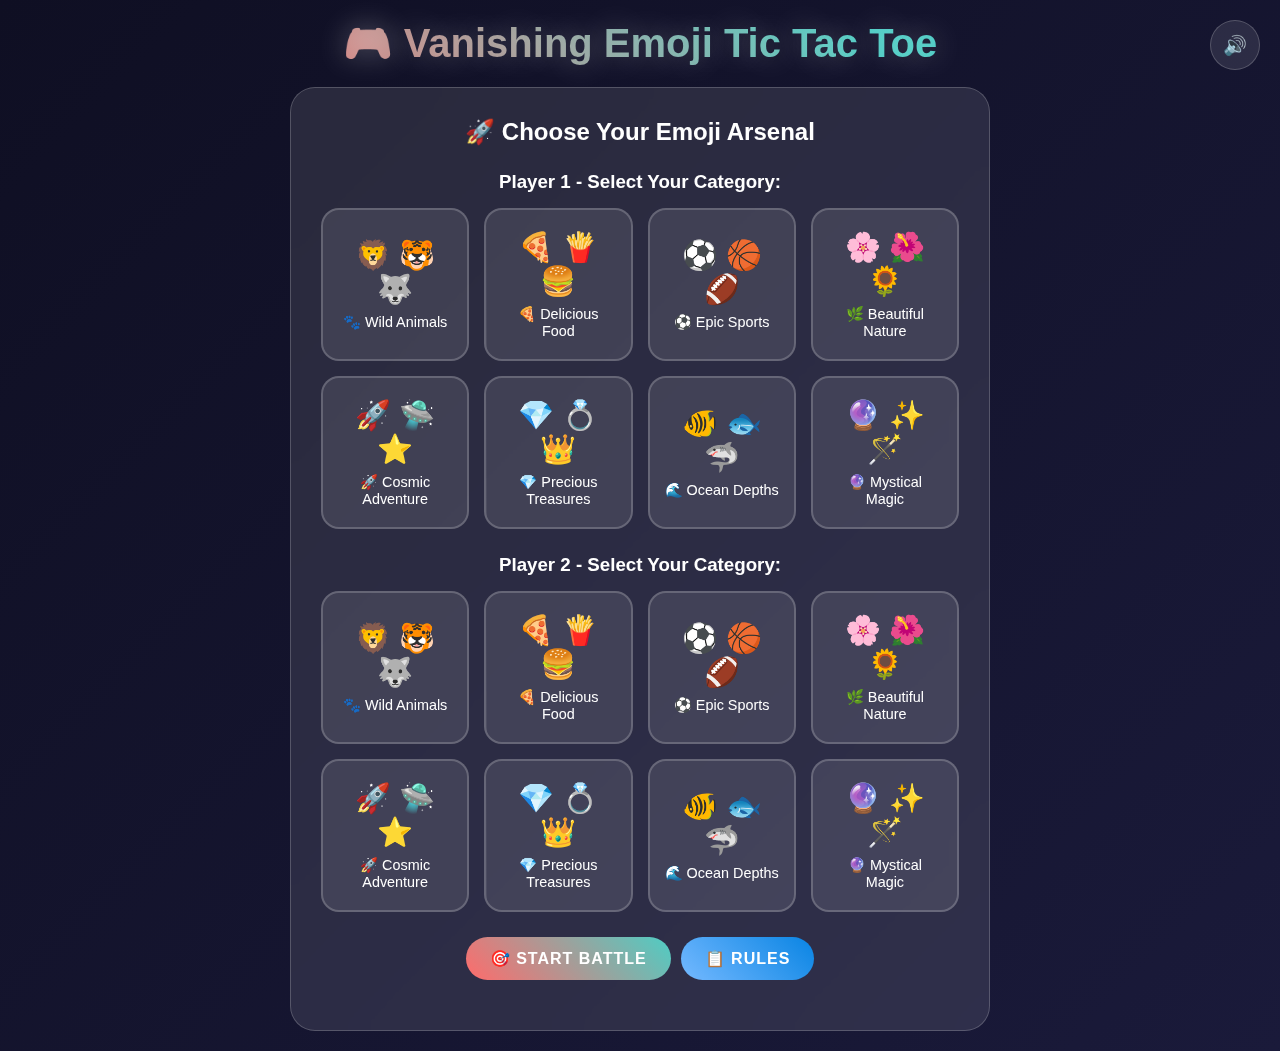
<file: index.html>
<!DOCTYPE html>
<html lang="en">
<head>
    <meta charset="UTF-8">
    <meta name="viewport" content="width=device-width, initial-scale=1.0">
    <title>Vanishing Emoji Tic Tac Toe - Ultimate Edition</title>
    <link rel="stylesheet" href="tictactoe.css">
</head>
<body>
    <div id="particles" class="particles"></div>
    
    <button id="sound-toggle" class="sound-toggle" onclick="toggleSound()">🔊</button>
    
    <div class="game-container">
        <h1 class="game-title">🎮 Vanishing Emoji Tic Tac Toe</h1>
        
        <div id="score-board" class="score-board" style="display: none;">
            <div class="score-item" id="player1-score">
                <div class="score-label">Player 1 Wins</div>
                <div class="score-value">0</div>
            </div>
            <div class="score-item" id="rounds-played">
                <div class="score-label">Rounds Played</div>
                <div class="score-value">0</div>
            </div>
            <div class="score-item" id="player2-score">
                <div class="score-label">Player 2 Wins</div>
                <div class="score-value">0</div>
            </div>
        </div>
        
        <div id="setup-screen" class="setup-screen">
            <h2>🚀 Choose Your Emoji Arsenal</h2>
            
            <div class="category-selection">
                <h3>Player 1 - Select Your Category:</h3>
                <div class="category-grid" id="player1-categories"></div>
            </div>
            
            <div class="category-selection">
                <h3>Player 2 - Select Your Category:</h3>
                <div class="category-grid" id="player2-categories"></div>
            </div>
            
            <div class="controls">
                <button class="btn" onclick="startGame()">🎯 Start Battle</button>
                <button class="btn secondary" onclick="toggleHelp()">📋 Rules</button>
            </div>
            
            <div id="help-section" class="help-section">
                <h3>🎯 Game Rules & Strategy Guide</h3>
                <ul>
                    <li><strong>🎲 Setup:</strong> 3x3 grid, max 6 emojis total (3 per player at any time)</li>
                    <li><strong>🔄 Turns:</strong> Players alternate placing random emojis from their chosen category</li>
                    <li><strong>👻 Vanishing Rule:</strong> When placing a 4th emoji, your oldest emoji vanishes (FIFO)</li>
                    <li><strong>🚫 Restriction:</strong> Can't place 4th emoji where your 1st emoji was located</li>
                    <li><strong>🏆 Victory:</strong> Get 3 of your emojis in a row (horizontal, vertical, or diagonal)</li>
                    <li><strong>🧠 Pro Tip:</strong> Plan 2-3 moves ahead - your pieces will disappear! Control the center!</li>
                    <li><strong>🎵 Bonus:</strong> Turn on sound for audio feedback and epic win celebrations!</li>
                </ul>
            </div>
        </div>
        
        <div id="game-screen" style="display: none;">
            <div class="game-info">
                <div class="player-info" id="player1-info">
                    <div class="streak-indicator" id="player1-streak">🔥 Win Streak: 0</div>
                    <div class="player-name">Player 1 🎮</div>
                    <div class="emoji-display next-emoji" id="player1-emoji">🎮</div>
                    <div class="emoji-count" id="player1-count">Emojis: 0/3</div>
                    <div class="combo-indicator" id="player1-combo">⚡ Combo Ready!</div>
                </div>
                <div class="player-info" id="player2-info">
                    <div class="streak-indicator" id="player2-streak">🔥 Win Streak: 0</div>
                    <div class="player-name">Player 2 🎮</div>
                    <div class="emoji-display next-emoji" id="player2-emoji">🎮</div>
                    <div class="emoji-count" id="player2-count">Emojis: 0/3</div>
                    <div class="combo-indicator" id="player2-combo">⚡ Combo Ready!</div>
                </div>
            </div>
            
            <div class="game-board" id="game-board"></div>
            
            <div id="win-message" class="win-message" style="display: none;"></div>
            
            <div class="controls">
                <button class="btn" onclick="playAgain()">🔄 Play Again</button>
                <button class="btn secondary" onclick="resetGame()">🏠 New Game</button>
                <button class="btn secondary" onclick="toggleHelp()">📋 Rules</button>
            </div>
        </div>
    </div>
    <script src="tictactoe.js"></script>
</body>
</html>
</file>
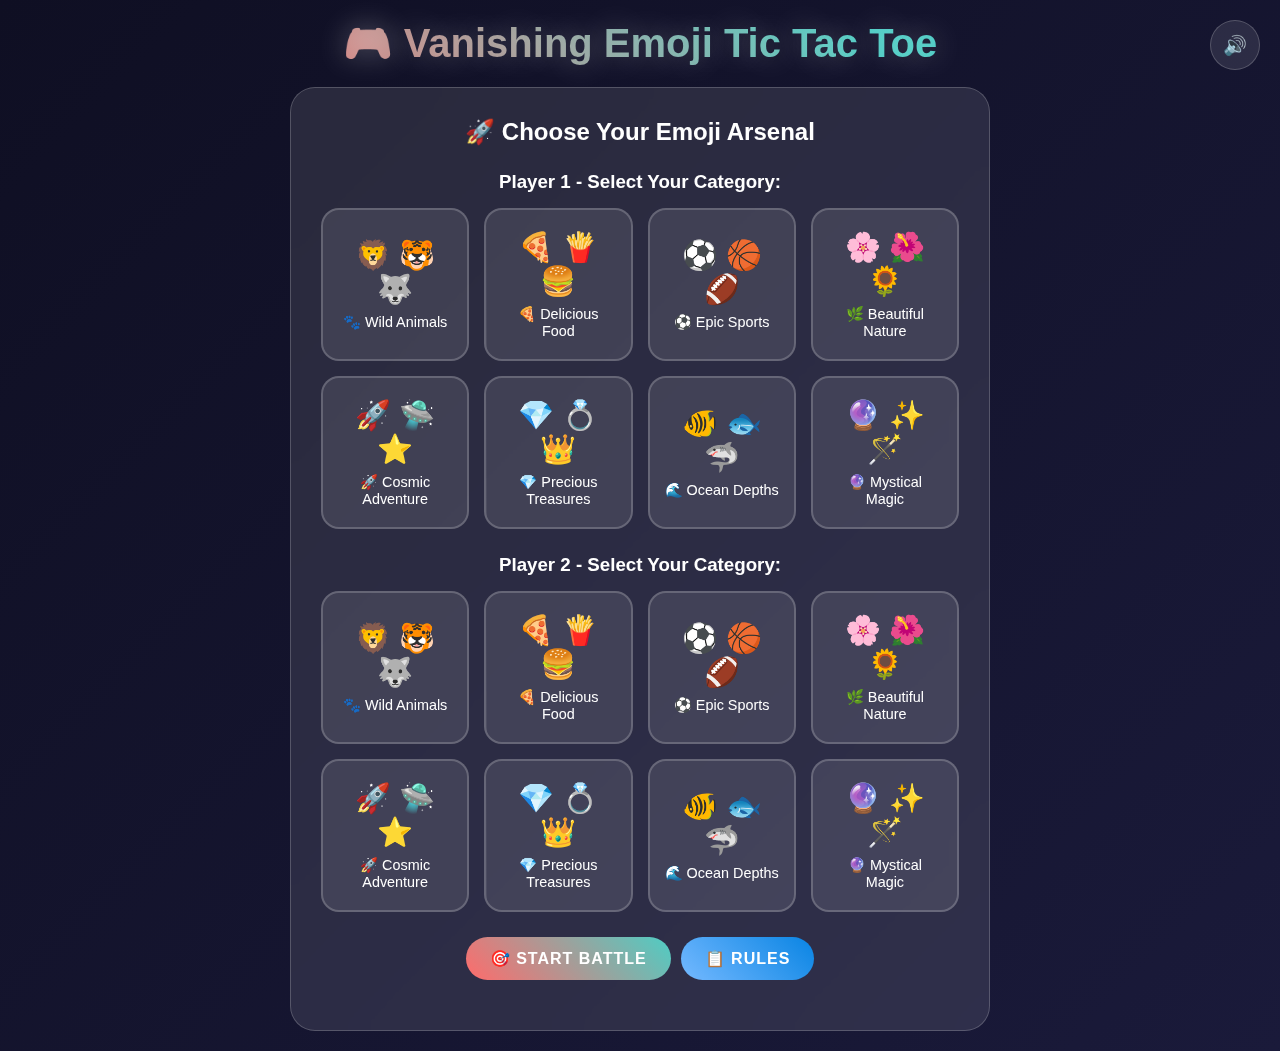
<file: game.html>
<!DOCTYPE html>
<html lang="en">
<head>
    <meta charset="UTF-8">
    <meta name="viewport" content="width=device-width, initial-scale=1.0">
    <title>Vanishing Emoji Tic Tac Toe - Ultimate Edition</title>
    <link rel="stylesheet" href="tictactoe.css">
</head>
<body>
    <div id="particles" class="particles"></div>
    
    <button id="sound-toggle" class="sound-toggle" onclick="toggleSound()">🔊</button>
    
    <div class="game-container">
        <h1 class="game-title">🎮 Vanishing Emoji Tic Tac Toe</h1>
        
        <div id="score-board" class="score-board" style="display: none;">
            <div class="score-item" id="player1-score">
                <div class="score-label">Player 1 Wins</div>
                <div class="score-value">0</div>
            </div>
            <div class="score-item" id="rounds-played">
                <div class="score-label">Rounds Played</div>
                <div class="score-value">0</div>
            </div>
            <div class="score-item" id="player2-score">
                <div class="score-label">Player 2 Wins</div>
                <div class="score-value">0</div>
            </div>
        </div>
        
        <div id="setup-screen" class="setup-screen">
            <h2>🚀 Choose Your Emoji Arsenal</h2>
            
            <div class="category-selection">
                <h3>Player 1 - Select Your Category:</h3>
                <div class="category-grid" id="player1-categories"></div>
            </div>
            
            <div class="category-selection">
                <h3>Player 2 - Select Your Category:</h3>
                <div class="category-grid" id="player2-categories"></div>
            </div>
            
            <div class="controls">
                <button class="btn" onclick="startGame()">🎯 Start Battle</button>
                <button class="btn secondary" onclick="toggleHelp()">📋 Rules</button>
            </div>
            
            <div id="help-section" class="help-section">
                <h3>🎯 Game Rules & Strategy Guide</h3>
                <ul>
                    <li><strong>🎲 Setup:</strong> 3x3 grid, max 6 emojis total (3 per player at any time)</li>
                    <li><strong>🔄 Turns:</strong> Players alternate placing random emojis from their chosen category</li>
                    <li><strong>👻 Vanishing Rule:</strong> When placing a 4th emoji, your oldest emoji vanishes (FIFO)</li>
                    <li><strong>🚫 Restriction:</strong> Can't place 4th emoji where your 1st emoji was located</li>
                    <li><strong>🏆 Victory:</strong> Get 3 of your emojis in a row (horizontal, vertical, or diagonal)</li>
                    <li><strong>🧠 Pro Tip:</strong> Plan 2-3 moves ahead - your pieces will disappear! Control the center!</li>
                    <li><strong>🎵 Bonus:</strong> Turn on sound for audio feedback and epic win celebrations!</li>
                </ul>
            </div>
        </div>
        
        <div id="game-screen" style="display: none;">
            <div class="game-info">
                <div class="player-info" id="player1-info">
                    <div class="streak-indicator" id="player1-streak">🔥 Win Streak: 0</div>
                    <div class="player-name">Player 1 🎮</div>
                    <div class="emoji-display next-emoji" id="player1-emoji">🎮</div>
                    <div class="emoji-count" id="player1-count">Emojis: 0/3</div>
                    <div class="combo-indicator" id="player1-combo">⚡ Combo Ready!</div>
                </div>
                <div class="player-info" id="player2-info">
                    <div class="streak-indicator" id="player2-streak">🔥 Win Streak: 0</div>
                    <div class="player-name">Player 2 🎮</div>
                    <div class="emoji-display next-emoji" id="player2-emoji">🎮</div>
                    <div class="emoji-count" id="player2-count">Emojis: 0/3</div>
                    <div class="combo-indicator" id="player2-combo">⚡ Combo Ready!</div>
                </div>
            </div>
            
            <div class="game-board" id="game-board"></div>
            
            <div id="win-message" class="win-message" style="display: none;"></div>
            
            <div class="controls">
                <button class="btn" onclick="playAgain()">🔄 Play Again</button>
                <button class="btn secondary" onclick="resetGame()">🏠 New Game</button>
                <button class="btn secondary" onclick="toggleHelp()">📋 Rules</button>
            </div>
        </div>
    </div>
    <script src="tictactoe.js"></script>
</body>
</html>
</file>
<file: tictactoe.css>
* {
    margin: 0;
    padding: 0;
    box-sizing: border-box;
}

body {
    font-family: 'Segoe UI', Tahoma, Geneva, Verdana, sans-serif;
    background: linear-gradient(135deg, #0f0f23 0%, #1a1a3a 100%);
    color: #fff;
    min-height: 100vh;
    display: flex;
    justify-content: center;
    align-items: center;
    padding: 20px;
    overflow-x: hidden;
}

.game-container {
    max-width: 700px;
    width: 100%;
    text-align: center;
    position: relative;
}

.game-title {
    font-size: 2.5rem;
    margin-bottom: 20px;
    background: linear-gradient(45deg, #ff6b6b, #4ecdc4, #45b7d1, #96ceb4, #ffeaa7);
    background-size: 400% 400%;
    -webkit-background-clip: text;
    -webkit-text-fill-color: transparent;
    background-clip: text;
    animation: gradientShift 3s ease-in-out infinite;
    text-shadow: 0 0 30px rgba(255, 255, 255, 0.3);
}

@keyframes gradientShift {
    0%, 100% { background-position: 0% 50%; }
    50% { background-position: 100% 50%; }
}

.score-board {
    display: flex;
    justify-content: center;
    gap: 30px;
    margin-bottom: 20px;
    flex-wrap: wrap;
}

.score-item {
    background: rgba(255, 255, 255, 0.1);
    padding: 15px 25px;
    border-radius: 20px;
    backdrop-filter: blur(10px);
    border: 1px solid rgba(255, 255, 255, 0.2);
    min-width: 120px;
}

.score-item.winner {
    background: rgba(255, 215, 0, 0.2);
    border-color: #ffd700;
    box-shadow: 0 0 20px rgba(255, 215, 0, 0.3);
    animation: scoreGlow 1s ease-in-out;
}

@keyframes scoreGlow {
    0%, 100% { transform: scale(1); }
    50% { transform: scale(1.1); }
}

.score-label {
    font-size: 0.9rem;
    opacity: 0.8;
    margin-bottom: 5px;
}

.score-value {
    font-size: 1.5rem;
    font-weight: bold;
}

.game-info {
    display: flex;
    justify-content: space-between;
    margin-bottom: 20px;
    flex-wrap: wrap;
    gap: 10px;
}

.player-info {
    background: rgba(255, 255, 255, 0.1);
    padding: 15px;
    border-radius: 15px;
    backdrop-filter: blur(10px);
    border: 1px solid rgba(255, 255, 255, 0.2);
    flex: 1;
    min-width: 200px;
    transition: all 0.3s ease;
    position: relative;
    overflow: hidden;
}

.player-info.active {
    background: rgba(255, 107, 107, 0.2);
    border-color: #ff6b6b;
    box-shadow: 0 0 30px rgba(255, 107, 107, 0.4);
    animation: playerPulse 2s ease-in-out infinite;
}

@keyframes playerPulse {
    0%, 100% { box-shadow: 0 0 30px rgba(255, 107, 107, 0.4); }
    50% { box-shadow: 0 0 50px rgba(255, 107, 107, 0.6); }
}

.player-name {
    font-size: 1.2rem;
    margin-bottom: 10px;
    font-weight: bold;
}

.emoji-display {
    font-size: 2.5rem;
    margin: 10px 0;
    transition: all 0.3s ease;
}

.emoji-display.next-emoji {
    animation: emojiFloat 2s ease-in-out infinite;
}

@keyframes emojiFloat {
    0%, 100% { transform: translateY(0px) rotate(0deg); }
    50% { transform: translateY(-5px) rotate(5deg); }
}

.emoji-count {
    font-size: 0.9rem;
    opacity: 0.8;
}

.combo-indicator {
    font-size: 0.8rem;
    margin-top: 5px;
    color: #ffd700;
    opacity: 0;
    transition: opacity 0.3s ease;
}

.combo-indicator.active {
    opacity: 1;
    animation: comboGlow 1s ease-in-out infinite;
}

@keyframes comboGlow {
    0%, 100% { text-shadow: 0 0 5px #ffd700; }
    50% { text-shadow: 0 0 15px #ffd700, 0 0 25px #ffd700; }
}

.game-board {
    display: grid;
    grid-template-columns: repeat(3, 1fr);
    gap: 12px;
    margin: 30px auto;
    max-width: 320px;
    background: rgba(255, 255, 255, 0.05);
    padding: 25px;
    border-radius: 25px;
    backdrop-filter: blur(15px);
    position: relative;
}

.cell {
    aspect-ratio: 1;
    background: rgba(255, 255, 255, 0.1);
    border: 2px solid rgba(255, 255, 255, 0.2);
    border-radius: 18px;
    display: flex;
    align-items: center;
    justify-content: center;
    font-size: 2.8rem;
    cursor: pointer;
    transition: all 0.3s ease;
    position: relative;
    overflow: hidden;
}

.cell::before {
    content: '';
    position: absolute;
    top: 0;
    left: 0;
    right: 0;
    bottom: 0;
    background: linear-gradient(45deg, transparent, rgba(255, 255, 255, 0.1), transparent);
    transform: translateX(-100%);
    transition: transform 0.6s ease;
}

.cell:hover::before {
    transform: translateX(100%);
}

.cell:hover {
    background: rgba(255, 255, 255, 0.2);
    border-color: #4ecdc4;
    box-shadow: 0 0 25px rgba(78, 205, 196, 0.4);
    transform: scale(1.05);
}

.cell.occupied {
    cursor: not-allowed;
}

.cell.vanishing {
    animation: vanishSpiral 0.8s ease-in-out;
}

.cell.placing {
    animation: placeBurst 0.6s ease-in-out;
}

.cell.winning {
    background: rgba(255, 215, 0, 0.3);
    border-color: #ffd700;
    animation: winningCell 1.5s ease-in-out infinite;
}

.cell.restricted {
    background: rgba(255, 0, 0, 0.2);
    border-color: #ff4757;
    animation: restrictedShake 0.5s ease-in-out;
}

@keyframes vanishSpiral {
    0% { transform: scale(1) rotate(0deg); opacity: 1; }
    50% { transform: scale(1.3) rotate(180deg); opacity: 0.3; }
    100% { transform: scale(0) rotate(360deg); opacity: 0; }
}

@keyframes placeBurst {
    0% { transform: scale(0) rotate(-180deg); opacity: 0; }
    50% { transform: scale(1.4) rotate(0deg); opacity: 0.8; }
    100% { transform: scale(1) rotate(0deg); opacity: 1; }
}

@keyframes winningCell {
    0%, 100% { 
        box-shadow: 0 0 20px rgba(255, 215, 0, 0.6);
        transform: scale(1);
    }
    50% { 
        box-shadow: 0 0 40px rgba(255, 215, 0, 0.9);
        transform: scale(1.1);
    }
}

@keyframes restrictedShake {
    0%, 100% { transform: translateX(0); }
    25% { transform: translateX(-5px); }
    75% { transform: translateX(5px); }
}

.controls {
    margin: 20px 0;
    display: flex;
    justify-content: center;
    flex-wrap: wrap;
    gap: 10px;
}

.btn {
    background: linear-gradient(45deg, #ff6b6b, #4ecdc4);
    border: none;
    color: white;
    padding: 12px 24px;
    border-radius: 25px;
    cursor: pointer;
    font-size: 1rem;
    font-weight: bold;
    transition: all 0.3s ease;
    text-transform: uppercase;
    letter-spacing: 1px;
    position: relative;
    overflow: hidden;
}

.btn::before {
    content: '';
    position: absolute;
    top: 0;
    left: -100%;
    width: 100%;
    height: 100%;
    background: linear-gradient(90deg, transparent, rgba(255, 255, 255, 0.2), transparent);
    transition: left 0.5s ease;
}

.btn:hover::before {
    left: 100%;
}

.btn:hover {
    transform: translateY(-3px);
    box-shadow: 0 8px 25px rgba(255, 107, 107, 0.4);
}

.btn:active {
    transform: translateY(0);
}

.btn.secondary {
    background: linear-gradient(45deg, #74b9ff, #0984e3);
}

.btn.secondary:hover {
    box-shadow: 0 8px 25px rgba(116, 185, 255, 0.4);
}

.setup-screen {
    background: rgba(255, 255, 255, 0.1);
    padding: 30px;
    border-radius: 25px;
    backdrop-filter: blur(15px);
    border: 1px solid rgba(255, 255, 255, 0.2);
}

.category-selection {
    margin: 25px 0;
}

.category-grid {
    display: grid;
    grid-template-columns: repeat(auto-fit, minmax(140px, 1fr));
    gap: 15px;
    margin: 15px 0;
}

.category-btn {
    background: rgba(255, 255, 255, 0.1);
    border: 2px solid rgba(255, 255, 255, 0.2);
    color: white;
    padding: 20px 15px;
    border-radius: 18px;
    cursor: pointer;
    transition: all 0.3s ease;
    font-size: 0.9rem;
    position: relative;
    overflow: hidden;
}

.category-btn::before {
    content: '';
    position: absolute;
    top: 0;
    left: 0;
    right: 0;
    bottom: 0;
    background: linear-gradient(45deg, transparent, rgba(255, 255, 255, 0.1), transparent);
    transform: translateX(-100%);
    transition: transform 0.6s ease;
}

.category-btn:hover::before {
    transform: translateX(100%);
}

.category-btn:hover {
    background: rgba(255, 255, 255, 0.2);
    border-color: #4ecdc4;
    transform: translateY(-2px);
}

.category-btn.selected {
    background: rgba(78, 205, 196, 0.3);
    border-color: #4ecdc4;
    box-shadow: 0 0 20px rgba(78, 205, 196, 0.4);
    transform: scale(1.05);
}

.help-section {
    background: rgba(255, 255, 255, 0.05);
    padding: 25px;
    border-radius: 18px;
    margin: 20px 0;
    text-align: left;
    display: none;
    border: 1px solid rgba(255, 255, 255, 0.1);
}

.help-section.active {
    display: block;
    animation: slideIn 0.3s ease-out;
}

@keyframes slideIn {
    from { opacity: 0; transform: translateY(-20px); }
    to { opacity: 1; transform: translateY(0); }
}

.help-section h3 {
    color: #4ecdc4;
    margin-bottom: 15px;
    font-size: 1.2rem;
}

.help-section ul {
    margin-left: 20px;
    line-height: 1.8;
}

.help-section li {
    margin-bottom: 8px;
}

.win-message {
    font-size: 2.2rem;
    margin: 25px 0;
    padding: 25px;
    background: linear-gradient(45deg, #ff6b6b, #4ecdc4, #ffd700);
    background-size: 200% 200%;
    border-radius: 20px;
    animation: winPulse 1s ease-in-out infinite, gradientShift 2s ease-in-out infinite;
    position: relative;
    overflow: hidden;
}

.win-message::before {
    content: '';
    position: absolute;
    top: -50%;
    left: -50%;
    width: 200%;
    height: 200%;
    background: linear-gradient(45deg, transparent, rgba(255, 255, 255, 0.1), transparent);
    animation: winShine 2s linear infinite;
}

@keyframes winPulse {
    0%, 100% { transform: scale(1); }
    50% { transform: scale(1.05); }
}

@keyframes winShine {
    0% { transform: rotate(0deg); }
    100% { transform: rotate(360deg); }
}

.particles {
    position: absolute;
    top: 0;
    left: 0;
    width: 100%;
    height: 100%;
    pointer-events: none;
    overflow: hidden;
}

.particle {
    position: absolute;
    font-size: 20px;
    animation: particleFloat 3s linear infinite;
}

@keyframes particleFloat {
    0% {
        transform: translateY(100vh) rotate(0deg);
        opacity: 0;
    }
    10% {
        opacity: 1;
    }
    90% {
        opacity: 1;
    }
    100% {
        transform: translateY(-100px) rotate(360deg);
        opacity: 0;
    }
}

.sound-toggle {
    position: fixed;
    top: 20px;
    right: 20px;
    background: rgba(255, 255, 255, 0.1);
    border: 1px solid rgba(255, 255, 255, 0.2);
    color: white;
    border-radius: 50%;
    width: 50px;
    height: 50px;
    display: flex;
    align-items: center;
    justify-content: center;
    cursor: pointer;
    font-size: 1.2rem;
    transition: all 0.3s ease;
}

.sound-toggle:hover {
    background: rgba(255, 255, 255, 0.2);
    transform: scale(1.1);
}

.streak-indicator {
    position: absolute;
    top: -30px;
    right: 10px;
    background: rgba(255, 215, 0, 0.2);
    color: #ffd700;
    padding: 5px 10px;
    border-radius: 15px;
    font-size: 0.8rem;
    font-weight: bold;
    opacity: 0;
    transition: all 0.3s ease;
}

.streak-indicator.active {
    opacity: 1;
    animation: streakGlow 1s ease-in-out infinite;
}

@keyframes streakGlow {
    0%, 100% { transform: scale(1); }
    50% { transform: scale(1.1); }
}

@media (max-width: 768px) {
    .game-title {
        font-size: 2rem;
    }
    
    .game-info {
        flex-direction: column;
    }
    
    .cell {
        font-size: 2.2rem;
    }
    
    .game-board {
        max-width: 300px;
        padding: 20px;
    }

    .score-board {
        gap: 15px;
    }

    .score-item {
        min-width: 100px;
        padding: 10px 15px;
    }
}
</file>
